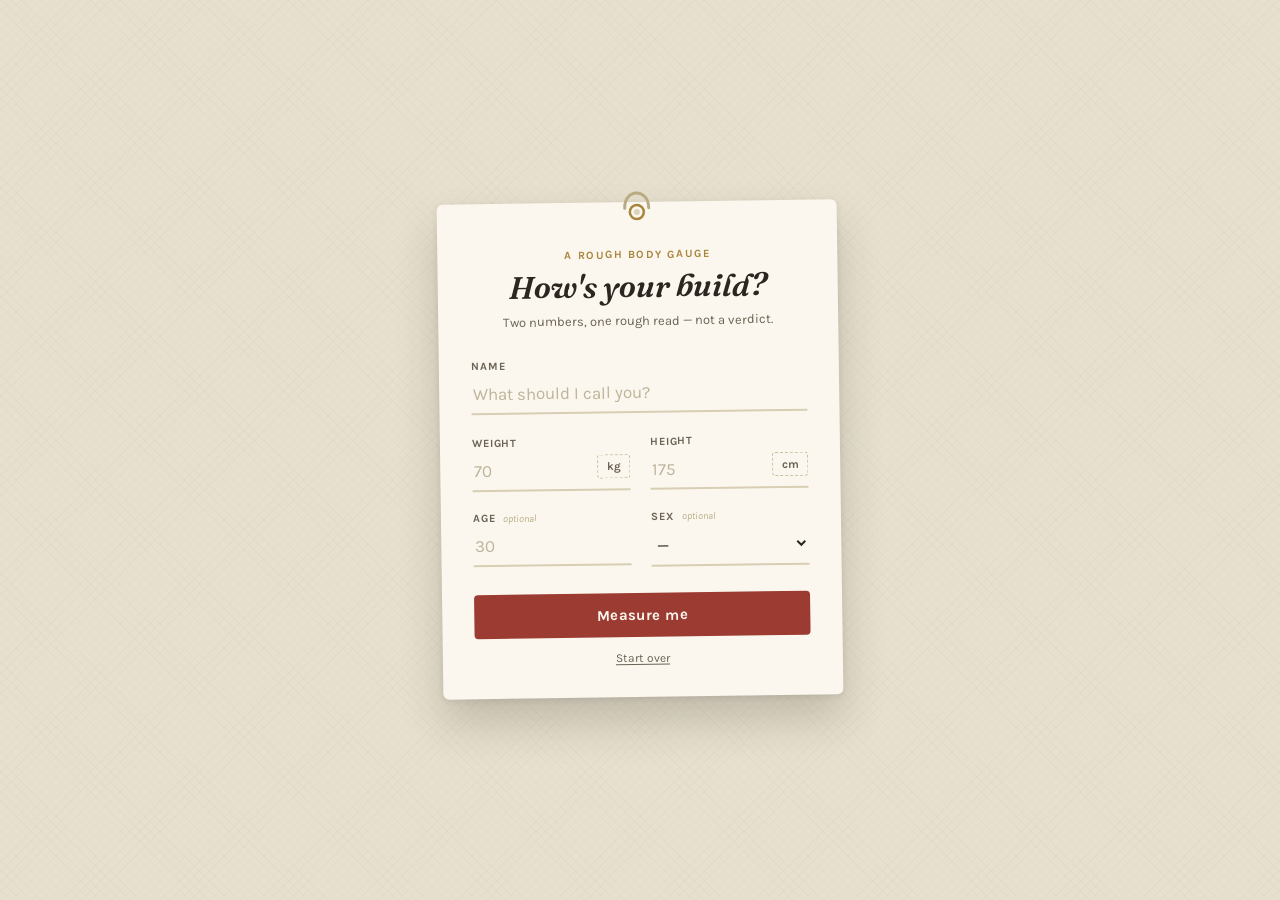
<file: bmi-calculator.html>
<!DOCTYPE html>
<html lang="en">
<head>
<meta charset="UTF-8">
<meta name="viewport" content="width=device-width, initial-scale=1.0">
<title>How's Your Build? — A Rough Body Gauge</title>
<link rel="preconnect" href="https://fonts.googleapis.com">
<link rel="preconnect" href="https://fonts.gstatic.com" crossorigin>
<link href="https://fonts.googleapis.com/css2?family=Fraunces:ital,opsz,wght@0,9..144,500;0,9..144,600;1,9..144,500;1,9..144,600&family=Karla:ital,wght@0,400;0,500;0,700;1,400&display=swap" rel="stylesheet">
<style>
  :root {
    --linen: #E7E0CE;
    --linen-dark: #DCD3BC;
    --card: #FBF7EE;
    --ink: #2B2620;
    --ink-soft: #6B6355;
    --thread: #9B3B32;
    --brass: #A9863E;
    --under: #5B7C99;
    --normal: #6B8F4E;
    --over: #C99A3C;
    --obese: #9B3B32;
  }

  * { box-sizing: border-box; }

  body {
    margin: 0;
    min-height: 100vh;
    display: flex;
    align-items: center;
    justify-content: center;
    padding: 60px 20px;
    background-color: var(--linen);
    background-image:
      repeating-linear-gradient(45deg, rgba(43,38,32,0.02) 0px, rgba(43,38,32,0.02) 1px, transparent 1px, transparent 7px),
      repeating-linear-gradient(-45deg, rgba(43,38,32,0.02) 0px, rgba(43,38,32,0.02) 1px, transparent 1px, transparent 7px);
  }

  .card {
    position: relative;
    width: 100%;
    max-width: 400px;
    background: var(--card);
    border-radius: 6px;
    padding: 40px 32px 30px;
    box-shadow: 0 24px 44px rgba(43,38,32,0.20), 0 2px 6px rgba(43,38,32,0.09);
    transform: rotate(-0.8deg);
  }

  .tag-loop { position: absolute; top: -24px; left: 50%; transform: translateX(-50%) rotate(-0.8deg); }

  .eyebrow {
    font-family: 'Karla', sans-serif;
    font-size: 11px;
    font-weight: 700;
    letter-spacing: 0.14em;
    color: var(--brass);
    text-align: center;
    margin-top: 6px;
  }

  h1 {
    font-family: 'Fraunces', serif;
    font-style: italic;
    font-weight: 600;
    font-size: clamp(26px, 6vw, 31px);
    color: var(--ink);
    text-align: center;
    margin: 8px 0 6px;
    line-height: 1.15;
  }

  .subtitle {
    font-family: 'Karla', sans-serif;
    font-size: 13px;
    color: var(--ink-soft);
    text-align: center;
    margin: 0 0 28px;
    line-height: 1.5;
  }

  .field label {
    display: block;
    font-family: 'Karla', sans-serif;
    font-size: 11px;
    font-weight: 700;
    letter-spacing: 0.08em;
    text-transform: uppercase;
    color: var(--ink-soft);
    margin-bottom: 4px;
  }

  .field .optional {
    font-weight: 400;
    text-transform: none;
    letter-spacing: 0;
    font-style: italic;
    color: #B9AC85;
    font-size: 10px;
    margin-left: 3px;
  }

  .name-field { margin-bottom: 22px; }

  .fields-row {
    display: flex;
    gap: 20px;
    flex-wrap: wrap;
  }
  .fields-row + .fields-row { margin-top: 20px; }

  .fields-row .field { flex: 1; min-width: 110px; }

  .input-row {
    display: flex;
    align-items: center;
    gap: 8px;
    border-bottom: 2px solid #D8CEB4;
    transition: border-color 0.2s ease;
    padding-bottom: 2px;
  }

  .input-row:focus-within { border-bottom-color: var(--thread); }

  .input-row input,
  .input-row select {
    flex: 1;
    width: 100%;
    min-width: 0;
    border: none;
    background: transparent;
    padding: 7px 2px;
    font-family: 'Karla', sans-serif;
    font-size: 17px;
    color: var(--ink);
    outline: none;
  }

  .input-row input::placeholder { color: #BEB49B; }
  .input-row select { cursor: pointer; }

  input[type=number]::-webkit-inner-spin-button,
  input[type=number]::-webkit-outer-spin-button { -webkit-appearance: none; margin: 0; }
  input[type=number] { -moz-appearance: textfield; }

  .unit-toggle {
    font-family: 'Karla', sans-serif;
    font-size: 11.5px;
    font-weight: 700;
    letter-spacing: 0.03em;
    color: var(--ink-soft);
    background: transparent;
    border: 1.5px dashed #C9BE9E;
    border-radius: 3px;
    padding: 4px 8px;
    cursor: pointer;
    white-space: nowrap;
    margin-bottom: 6px;
    transition: color 0.15s ease, border-color 0.15s ease;
  }
  .unit-toggle:hover { color: var(--thread); border-color: var(--thread); }
  .unit-toggle:focus-visible { outline: 2px solid var(--ink); outline-offset: 2px; }

  .error-note {
    display: none;
    margin: 14px 2px 0;
    font-family: 'Fraunces', serif;
    font-style: italic;
    font-size: 13.5px;
    color: var(--thread);
    transform: rotate(-1deg);
  }
  .error-note.show { display: block; }

  .action-row { margin-top: 26px; }

  .measure-btn {
    display: block;
    width: 100%;
    padding: 13px;
    background: var(--thread);
    color: var(--card);
    border: none;
    border-radius: 4px;
    font-family: 'Karla', sans-serif;
    font-weight: 700;
    font-size: 15px;
    letter-spacing: 0.03em;
    cursor: pointer;
    transition: background 0.2s ease, transform 0.15s ease;
  }
  .measure-btn:hover { background: #7E2E27; }
  .measure-btn:active { transform: scale(0.97); }
  .measure-btn:focus-visible { outline: 2px solid var(--ink); outline-offset: 3px; }

  .reset-link {
    display: block;
    margin: 12px auto 0;
    background: none;
    border: none;
    font-family: 'Karla', sans-serif;
    font-size: 12px;
    color: var(--ink-soft);
    text-decoration: underline;
    text-underline-offset: 2px;
    cursor: pointer;
    padding: 2px;
  }
  .reset-link:hover { color: var(--thread); }

  .result { display: none; }
  .result.show { display: block; animation: settle 0.45s ease; }

  @keyframes settle {
    from { opacity: 0; transform: translateY(8px); }
    to { opacity: 1; transform: translateY(0); }
  }

  .perf-label {
    text-align: center;
    font-family: 'Karla', sans-serif;
    font-size: 10px;
    font-weight: 700;
    letter-spacing: 0.16em;
    text-transform: uppercase;
    color: var(--ink-soft);
    opacity: 0.55;
    margin: 28px 0 5px;
  }

  .perf-line {
    border-top: 1.5px dashed #C9BE9E;
    margin-bottom: 22px;
  }

  .tape-eyebrow {
    font-family: 'Karla', sans-serif;
    font-size: 10px;
    font-weight: 700;
    letter-spacing: 0.14em;
    color: var(--ink-soft);
    margin-bottom: 6px;
  }

  .tape-numbers {
    display: flex;
    justify-content: space-between;
    font-family: 'Karla', sans-serif;
    font-size: 10px;
    color: var(--ink-soft);
    padding: 0 1px;
    margin-bottom: 3px;
  }

  .tape-wrap { position: relative; padding-top: 30px; }

  .tape {
    position: relative;
    height: 32px;
    background: #F2E9D0;
    border-radius: 3px;
    box-shadow: inset 0 0 0 1px #DCD0AA;
    background-image: repeating-linear-gradient(to right, #C9B888 0, #C9B888 1px, transparent 1px, transparent 8.33%);
    background-repeat: no-repeat;
  }

  .tape-zones {
    position: absolute;
    left: 0; right: 0; bottom: 0;
    height: 6px;
    display: flex;
    border-radius: 0 0 3px 3px;
    overflow: hidden;
  }
  .tape-zones span { display: block; height: 100%; }
  .zone-under { width: 14%; background: var(--under); }
  .zone-normal { width: 26%; background: var(--normal); }
  .zone-over { width: 20%; background: var(--over); }
  .zone-obese { width: 40%; background: var(--obese); }

  .pin {
    position: absolute;
    top: -14px;
    width: 2px;
    height: 44px;
    background: var(--thread);
    left: 0%;
    transform: translateX(-50%);
    transition: left 0.6s cubic-bezier(.2,.8,.2,1);
  }
  .pin::before {
    content: "";
    position: absolute;
    top: -6px;
    left: 50%;
    transform: translateX(-50%);
    width: 12px;
    height: 12px;
    border-radius: 50%;
    background: var(--thread);
    box-shadow: 0 2px 3px rgba(43,38,32,0.35);
  }

  .pin-label {
    position: absolute;
    top: -44px;
    left: 0%;
    transform: translateX(-50%);
    background: var(--ink);
    color: var(--card);
    font-family: 'Karla', sans-serif;
    font-weight: 700;
    font-size: 13px;
    padding: 3px 9px;
    border-radius: 3px;
    white-space: nowrap;
    transition: left 0.6s cubic-bezier(.2,.8,.2,1);
  }
  .pin-label::after {
    content: "";
    position: absolute;
    bottom: -4px;
    left: 50%;
    transform: translateX(-50%);
    border-left: 4px solid transparent;
    border-right: 4px solid transparent;
    border-top: 4px solid var(--ink);
  }

  .result-category {
    margin-top: 36px;
    font-family: 'Fraunces', serif;
    font-style: italic;
    font-weight: 600;
    font-size: clamp(18px, 4.6vw, 21px);
    line-height: 1.35;
    color: var(--ink);
  }

  .trend-note {
    display: none;
    margin: 2px 0 0;
    font-family: 'Karla', sans-serif;
    font-size: 12px;
    font-weight: 700;
    color: var(--ink-soft);
  }
  .trend-note.show { display: block; }
  .trend-note.up { color: var(--thread); }
  .trend-note.down { color: var(--normal); }

  .result-note {
    margin: 9px 0 0;
    font-family: 'Karla', sans-serif;
    font-size: 12.5px;
    color: var(--ink-soft);
    line-height: 1.55;
  }

  .healthy-range,
  .calorie-note {
    margin: 12px 0 0;
    font-family: 'Karla', sans-serif;
    font-size: 12.5px;
    color: var(--ink);
    background: #F2ECDC;
    border-left: 3px solid var(--brass);
    padding: 8px 10px;
    line-height: 1.5;
  }
  .calorie-note { display: none; }
  .calorie-note.show { display: block; }
  .healthy-range strong,
  .calorie-note strong { color: var(--ink); }

  .copy-btn {
    display: block;
    width: 100%;
    margin-top: 16px;
    padding: 10px;
    background: transparent;
    border: 1.5px dashed #C9BE9E;
    border-radius: 4px;
    font-family: 'Karla', sans-serif;
    font-weight: 700;
    font-size: 12.5px;
    letter-spacing: 0.02em;
    color: var(--ink-soft);
    cursor: pointer;
    transition: border-color 0.15s ease, color 0.15s ease;
  }
  .copy-btn:hover { border-color: var(--thread); color: var(--thread); }
  .copy-btn:focus-visible { outline: 2px solid var(--ink); outline-offset: 2px; }

  .history-section { display: none; margin-top: 6px; }

  .history-list {
    list-style: none;
    margin: 0 0 8px;
    padding: 0;
  }
  .history-list li {
    display: flex;
    align-items: center;
    gap: 8px;
    font-family: 'Karla', sans-serif;
    font-size: 12.5px;
    color: var(--ink);
    padding: 7px 0;
    border-bottom: 1px dashed #E3DAC0;
  }
  .history-list li:last-child { border-bottom: none; }

  .history-dot { width: 8px; height: 8px; border-radius: 50%; flex-shrink: 0; }
  .history-name { font-weight: 700; }
  .history-bmi { color: var(--ink-soft); }
  .history-meta { margin-left: auto; color: var(--ink-soft); font-size: 11px; white-space: nowrap; }

  .history-footer {
    display: flex;
    align-items: center;
    justify-content: space-between;
    margin-top: 2px;
  }

  .clear-history {
    background: none;
    border: none;
    font-family: 'Karla', sans-serif;
    font-size: 11.5px;
    color: var(--ink-soft);
    text-decoration: underline;
    text-underline-offset: 2px;
    cursor: pointer;
    padding: 0;
  }
  .clear-history:hover { color: var(--thread); }

  .history-privacy {
    font-family: 'Karla', sans-serif;
    font-style: italic;
    font-size: 10.5px;
    color: var(--ink-soft);
    opacity: 0.7;
    margin: 0;
  }

  @media (prefers-reduced-motion: reduce) {
    * { animation: none !important; transition: none !important; }
  }
</style>
</head>
<body>

<div class="card">
  <svg class="tag-loop" width="40" height="46" viewBox="0 0 40 46">
    <path d="M8 30 C8 10, 32 10, 32 30" fill="none" stroke="#B9AC85" stroke-width="3" stroke-linecap="round"/>
    <circle cx="20" cy="34" r="7" fill="#FBF7EE" stroke="#A9863E" stroke-width="2.5"/>
    <circle cx="20" cy="34" r="3" fill="#DCD3BC"/>
  </svg>

  <div class="eyebrow">A ROUGH BODY GAUGE</div>
  <h1>How's your build?</h1>
  <p class="subtitle">Two numbers, one rough read — not a verdict.</p>

  <div class="field name-field">
    <label for="name">Name</label>
    <div class="input-row">
      <input type="text" id="name" placeholder="What should I call you?" autocomplete="off">
    </div>
  </div>

  <div class="fields-row">
    <div class="field">
      <label for="weight">Weight</label>
      <div class="input-row">
        <input type="number" id="weight" placeholder="70" step="0.1" min="0">
        <button type="button" class="unit-toggle" id="weightUnitBtn" onclick="toggleWeightUnit()">kg</button>
      </div>
    </div>
    <div class="field">
      <label for="height">Height</label>
      <div class="input-row">
        <input type="number" id="height" placeholder="175" step="0.1" min="0">
        <button type="button" class="unit-toggle" id="heightUnitBtn" onclick="toggleHeightUnit()">cm</button>
      </div>
    </div>
  </div>

  <div class="fields-row">
    <div class="field">
      <label for="age">Age <span class="optional">optional</span></label>
      <div class="input-row">
        <input type="number" id="age" placeholder="30" min="1" max="120">
      </div>
    </div>
    <div class="field">
      <label for="gender">Sex <span class="optional">optional</span></label>
      <div class="input-row">
        <select id="gender">
          <option value="">—</option>
          <option value="male">Male</option>
          <option value="female">Female</option>
        </select>
      </div>
    </div>
  </div>

  <p class="error-note" id="error">That doesn't look like a number I can measure — try again?</p>

  <div class="action-row">
    <button class="measure-btn" onclick="calculateBMI()">Measure me</button>
    <button type="button" class="reset-link" onclick="resetForm()">Start over</button>
  </div>

  <div class="result" id="result">
    <p class="perf-label">tear here</p>
    <div class="perf-line"></div>

    <div class="tape-eyebrow">BMI</div>
    <div class="tape-numbers">
      <span>15</span><span>20</span><span>25</span><span>30</span><span>35</span><span>40</span>
    </div>
    <div class="tape-wrap">
      <div class="tape">
        <div class="pin" id="pin"></div>
        <div class="pin-label" id="pinLabel"></div>
        <div class="tape-zones">
          <span class="zone-under"></span><span class="zone-normal"></span><span class="zone-over"></span><span class="zone-obese"></span>
        </div>
      </div>
    </div>

    <p class="result-category">
      <span id="possessive">Your</span> build is in the <span id="categoryWord"></span> range.
    </p>
    <p class="trend-note" id="trendNote"></p>
    <p class="result-note">BMI doesn't know about muscle, bone, or you. Read it as a nudge, not a grade.</p>

    <p class="healthy-range" id="healthyRange"></p>
    <p class="calorie-note" id="calorieNote"></p>

    <button type="button" class="copy-btn" id="copyBtn" onclick="copyResult()">Copy result</button>

    <div class="history-section" id="historySection">
      <p class="perf-label">past measurements</p>
      <div class="perf-line"></div>
      <ul class="history-list" id="historyList"></ul>
      <div class="history-footer">
        <p class="history-privacy">kept on this device only</p>
        <button type="button" class="clear-history" id="clearHistoryBtn" onclick="clearHistory()">Clear</button>
      </div>
    </div>
  </div>
</div>

<script>
  const CATEGORY_COLORS = {
    'Underweight': '#5B7C99',
    'Normal weight': '#6B8F4E',
    'Overweight': '#C99A3C',
    'Obese': '#9B3B32'
  };
  const KG_PER_LB = 0.453592;
  const CM_PER_IN = 2.54;
  const HISTORY_KEY = 'bmiTapeHistory';
  const MAX_HISTORY = 5;

  let weightUnit = 'kg';
  let heightUnit = 'cm';
  let lastSummaryText = '';

  function toggleWeightUnit() {
    const input = document.getElementById('weight');
    const btn = document.getElementById('weightUnitBtn');
    const val = parseFloat(input.value);

    if (weightUnit === 'kg') {
      weightUnit = 'lb';
      if (!isNaN(val)) input.value = (val / KG_PER_LB).toFixed(1);
      input.placeholder = '154';
    } else {
      weightUnit = 'kg';
      if (!isNaN(val)) input.value = (val * KG_PER_LB).toFixed(1);
      input.placeholder = '70';
    }
    btn.textContent = weightUnit;
  }

  function toggleHeightUnit() {
    const input = document.getElementById('height');
    const btn = document.getElementById('heightUnitBtn');
    const val = parseFloat(input.value);

    if (heightUnit === 'cm') {
      heightUnit = 'in';
      if (!isNaN(val)) input.value = (val / CM_PER_IN).toFixed(1);
      input.placeholder = '69';
    } else {
      heightUnit = 'cm';
      if (!isNaN(val)) input.value = (val * CM_PER_IN).toFixed(1);
      input.placeholder = '175';
    }
    btn.textContent = heightUnit;
  }

  function readHistory() {
    try {
      return JSON.parse(localStorage.getItem(HISTORY_KEY)) || [];
    } catch (e) {
      return [];
    }
  }

  function calculateBMI() {
    const nameInput = document.getElementById('name');
    const weightInput = document.getElementById('weight');
    const heightInput = document.getElementById('height');
    const ageInput = document.getElementById('age');
    const genderInput = document.getElementById('gender');
    const errorEl = document.getElementById('error');
    const resultEl = document.getElementById('result');
    const pinEl = document.getElementById('pin');
    const pinLabelEl = document.getElementById('pinLabel');
    const possessiveEl = document.getElementById('possessive');
    const categoryWordEl = document.getElementById('categoryWord');
    const healthyRangeEl = document.getElementById('healthyRange');
    const calorieEl = document.getElementById('calorieNote');
    const trendEl = document.getElementById('trendNote');

    const name = nameInput.value.trim();
    const weightRaw = parseFloat(weightInput.value);
    const heightRaw = parseFloat(heightInput.value);
    const age = parseFloat(ageInput.value);
    const gender = genderInput.value;

    if (!weightRaw || !heightRaw || weightRaw <= 0 || heightRaw <= 0) {
      errorEl.classList.add('show');
      resultEl.classList.remove('show');
      return;
    }
    errorEl.classList.remove('show');

    const weightKg = weightUnit === 'kg' ? weightRaw : weightRaw * KG_PER_LB;
    const heightCm = heightUnit === 'cm' ? heightRaw : heightRaw * CM_PER_IN;
    const heightM = heightCm / 100;
    const bmi = weightKg / (heightM * heightM);
    const bmiRounded = bmi.toFixed(1);

    let category;
    if (bmi < 18.5) category = 'Underweight';
    else if (bmi < 25) category = 'Normal weight';
    else if (bmi < 30) category = 'Overweight';
    else category = 'Obese';

    const clamped = Math.min(Math.max(bmi, 15), 40);
    const pos = ((clamped - 15) / 25) * 100;

    pinEl.style.left = pos + '%';
    pinLabelEl.style.left = pos + '%';
    pinLabelEl.textContent = bmiRounded;

    possessiveEl.textContent = name ? name + '\u2019s' : 'Your';
    categoryWordEl.textContent = category;
    categoryWordEl.style.color = CATEGORY_COLORS[category];

    const minKg = 18.5 * heightM * heightM;
    const maxKg = 24.9 * heightM * heightM;
    let rangeText;
    if (weightUnit === 'kg') {
      rangeText = minKg.toFixed(1) + '\u2013' + maxKg.toFixed(1) + ' kg';
    } else {
      rangeText = (minKg / KG_PER_LB).toFixed(1) + '\u2013' + (maxKg / KG_PER_LB).toFixed(1) + ' lb';
    }
    healthyRangeEl.innerHTML = 'For this height, a Normal-range weight would be about <strong>' + rangeText + '</strong>.';

    if (age > 0 && (gender === 'male' || gender === 'female')) {
      let bmr;
      if (gender === 'male') {
        bmr = 10 * weightKg + 6.25 * heightCm - 5 * age + 5;
      } else {
        bmr = 10 * weightKg + 6.25 * heightCm - 5 * age - 161;
      }
      const low = Math.round(bmr * 1.2);
      const high = Math.round(bmr * 1.55);
      calorieEl.innerHTML = 'At rest, about <strong>' + Math.round(bmr) + ' kcal/day</strong>. With normal daily activity, more like <strong>' + low + '\u2013' + high + ' kcal/day</strong>.';
      calorieEl.classList.add('show');
    } else {
      calorieEl.classList.remove('show');
      calorieEl.innerHTML = '';
    }

    const priorHistory = readHistory();
    const previousEntry = priorHistory.find(function (e) { return (e.name || '') === name; });
    if (previousEntry) {
      const delta = bmi - parseFloat(previousEntry.bmi);
      if (Math.abs(delta) < 0.05) {
        trendEl.textContent = 'Steady since ' + previousEntry.date + '.';
        trendEl.className = 'trend-note show';
      } else if (delta > 0) {
        trendEl.textContent = '\u25B2 Up ' + Math.abs(delta).toFixed(1) + ' since ' + previousEntry.date + '.';
        trendEl.className = 'trend-note show up';
      } else {
        trendEl.textContent = '\u25BC Down ' + Math.abs(delta).toFixed(1) + ' since ' + previousEntry.date + '.';
        trendEl.className = 'trend-note show down';
      }
    } else {
      trendEl.textContent = '';
      trendEl.className = 'trend-note';
    }

    lastSummaryText = (name ? name : 'Result') + ': BMI ' + bmiRounded + ' (' + category + '). Healthy range for this height: ' + rangeText + '.';
    const copyBtn = document.getElementById('copyBtn');
    copyBtn.textContent = 'Copy result';

    saveToHistory(name, bmiRounded, category);
    renderHistory();

    resultEl.classList.add('show');
  }

  function copyResult() {
    const btn = document.getElementById('copyBtn');
    if (!navigator.clipboard) {
      btn.textContent = "Can't copy here";
      setTimeout(function () { btn.textContent = 'Copy result'; }, 1600);
      return;
    }
    navigator.clipboard.writeText(lastSummaryText).then(function () {
      btn.textContent = 'Copied \u2713';
      setTimeout(function () { btn.textContent = 'Copy result'; }, 1600);
    }).catch(function () {
      btn.textContent = "Couldn't copy";
      setTimeout(function () { btn.textContent = 'Copy result'; }, 1600);
    });
  }

  function resetForm() {
    document.getElementById('name').value = '';
    document.getElementById('weight').value = '';
    document.getElementById('height').value = '';
    document.getElementById('age').value = '';
    document.getElementById('gender').value = '';
    document.getElementById('error').classList.remove('show');
    document.getElementById('result').classList.remove('show');
    document.getElementById('weight').focus();
  }

  function saveToHistory(name, bmi, category) {
    let history = readHistory();
    history.unshift({
      name: name,
      bmi: bmi,
      category: category,
      date: new Date().toLocaleDateString(undefined, { month: 'short', day: 'numeric' })
    });
    history = history.slice(0, MAX_HISTORY);
    localStorage.setItem(HISTORY_KEY, JSON.stringify(history));
  }

  function renderHistory() {
    const history = readHistory();
    const section = document.getElementById('historySection');
    const list = document.getElementById('historyList');
    list.innerHTML = '';

    if (history.length === 0) {
      section.style.display = 'none';
      return;
    }
    section.style.display = 'block';

    history.forEach(function (entry) {
      const li = document.createElement('li');

      const dot = document.createElement('span');
      dot.className = 'history-dot';
      dot.style.background = CATEGORY_COLORS[entry.category] || '#6B6355';

      const nameSpan = document.createElement('span');
      nameSpan.className = 'history-name';
      nameSpan.textContent = entry.name ? entry.name : 'You';

      const bmiSpan = document.createElement('span');
      bmiSpan.className = 'history-bmi';
      bmiSpan.textContent = '\u2014 BMI ' + entry.bmi;

      const metaSpan = document.createElement('span');
      metaSpan.className = 'history-meta';
      metaSpan.textContent = entry.date;

      li.appendChild(dot);
      li.appendChild(nameSpan);
      li.appendChild(bmiSpan);
      li.appendChild(metaSpan);
      list.appendChild(li);
    });
  }

  function clearHistory() {
    localStorage.removeItem(HISTORY_KEY);
    renderHistory();
  }

  ['name', 'weight', 'height', 'age'].forEach(function (id) {
    document.getElementById(id).addEventListener('keypress', function (e) {
      if (e.key === 'Enter') calculateBMI();
    });
  });

  renderHistory();
</script>

</body>
</html>
</file>
